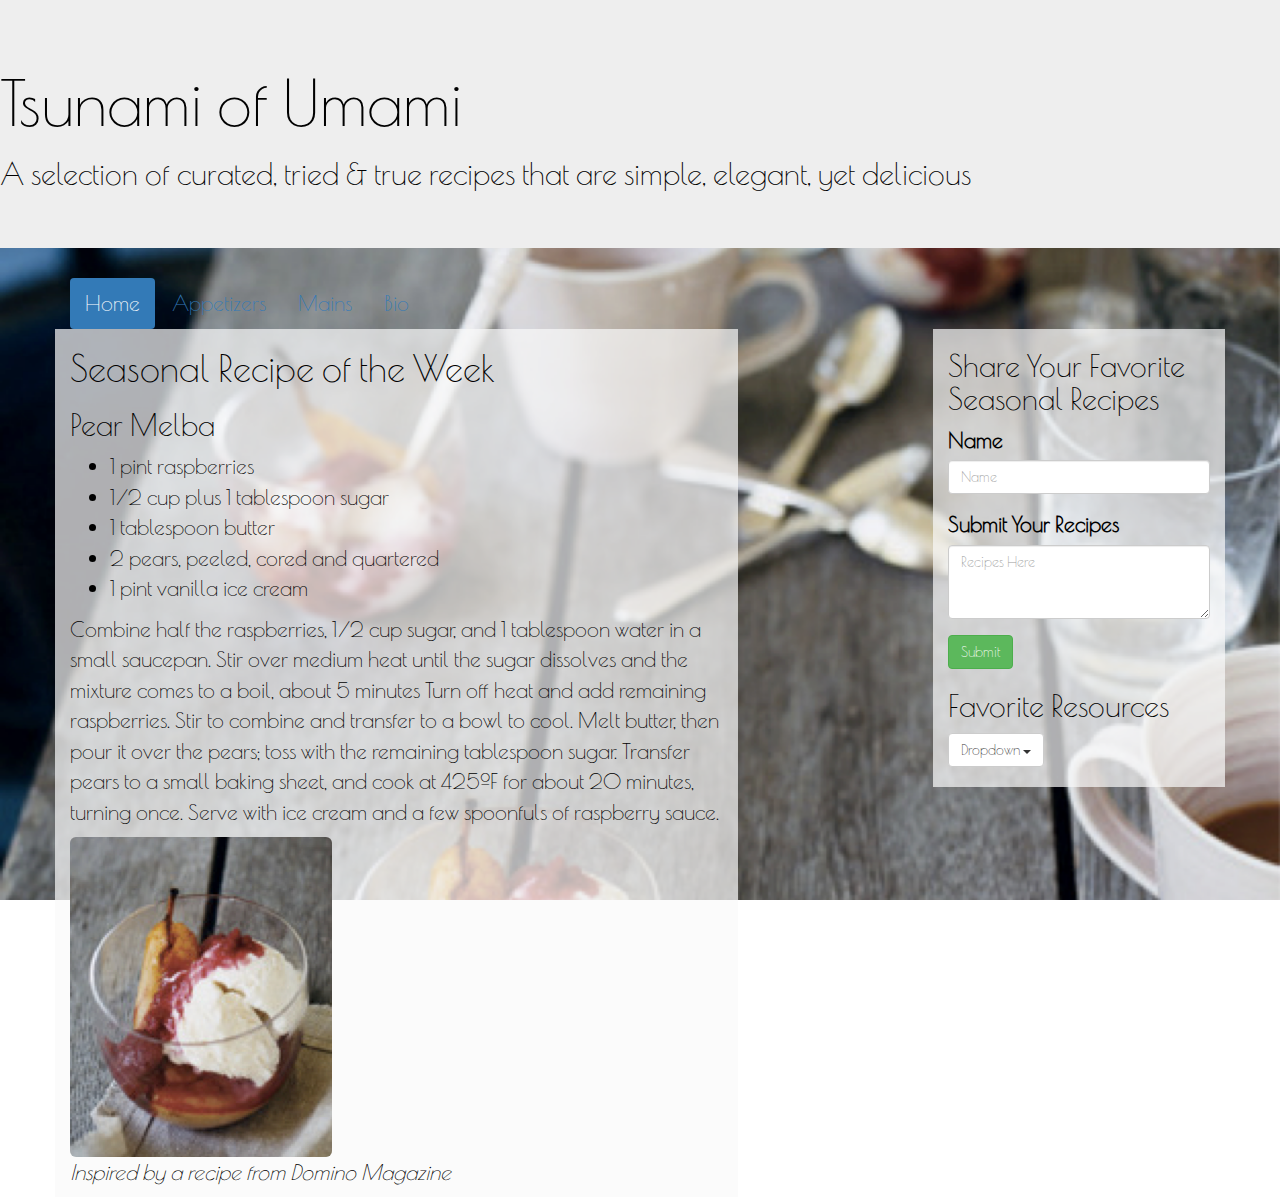
<file: index.html>
<!DOCTYPE html>
<html>
<head>
  <title>Home</title>
  <meta charset="UTF-8">
  <link href='http://fonts.googleapis.com/css?family=Poiret+One' rel='stylesheet' type='text/css'>  
  <link rel="stylesheet" href="http://maxcdn.bootstrapcdn.com/bootstrap/3.2.0/css/bootstrap.min.css">
  <link rel="stylesheet" type="text/css" href="style.css">
  <script src="http://ajax.googleapis.com/ajax/libs/jquery/1.11.1/jquery.min.js"></script>
  <script src="http://maxcdn.bootstrapcdn.com/bootstrap/3.2.0/js/bootstrap.min.js"></script>
  <link href="http://maxcdn.bootstrapcdn.com/font-awesome/4.2.0/css/font-awesome.min.css" rel="stylesheet">
  <link rel="stylesheet" type="text/css" href="index.css">  
</head>
<body>
	<div class="jumbotron">
		<h1>Tsunami of Umami</h1>
		<h2>A selection of curated, tried & true recipes that are simple, elegant, yet delicious</h2>
	</div>
	<div class="container">	
		<ul class="nav nav-pills">
		  	<li class="active">
		  		<a href="index.html">Home</a>
		  	</li>
  			<li><a href="appetizers.html">Appetizers</a></li>		  	
		  	<li><a href="main_courses.html">Mains</a></li>
		  	<li><a href="bio.html">Bio</a></li>			  	
		</ul>
		<div class="row">
		<div class="col-md-7">	      		
			<h1>Seasonal Recipe of the Week</h1>  
			<h2>Pear Melba</h2>  						 
		      <ul>
		        <li>1 pint raspberries</li>
		        <li>1 ⁄ 2 cup plus 1 tablespoon sugar</li>
		        <li>1 tablespoon butter</li>
		        <li>2 pears, peeled, cored and quartered</li>
		        <li>1 pint vanilla ice cream</li>
		      </ul>
      		<p>
        		Combine half the raspberries, 1 ⁄ 2 cup sugar, and 1 tablespoon water in a small saucepan. Stir over medium heat until the sugar dissolves and the mixture comes to a boil, about 5 minutes Turn off heat and add remaining raspberries. Stir to combine and transfer to a bowl to cool.
        		Melt butter, then pour it over the pears; toss with the remaining tablespoon sugar.
        		Transfer pears to a small baking sheet, and cook at 425ºF for about 20 minutes, turning once.
        		Serve with ice cream and a few spoonfuls of raspberry sauce. 
        	</p>
  			<img src="pear_melba2.png" class="img-rounded">  
         	<p>	
        		<em>Inspired by a recipe from Domino Magazine</em>
			</p> 			
		</div> 	
		<div class="col-md-2">	
		</div>		
		<div class="col-md-3">	 
			<h2>Share Your Favorite Seasonal Recipes</h2>
			<form action="mailto:lcheng2015@kellogg.northwestern.edu?" method="get">
      			<div class="form-group">
        			<label for="subject">Name</label>
			        <input type="text" class="form-control" id="subject" name="subject" placeholder="Name">
		      	</div>
      			<div class="form-group">
        			<label for="body">Submit Your Recipes</label>
        			<textarea class="form-control" name="body" placeholder="Recipes Here"rows="3"></textarea>
      			</div>
      			<button type="submit" class="btn btn-success">Submit</button>
    		</form>
    		<h2>Favorite Resources</h2>
    		<div class="dropdown">
			  <button class="btn btn-default dropdown-toggle" type="button" id="dropdownMenu1" data-toggle="dropdown">
				Dropdown
			    <span class="caret"></span>
			  </button>
			  <ul class="dropdown-menu" role="menu" aria-labelledby="dropdownMenu1">
			    <li role="presentation"><a role="menuitem" tabindex="-1" href="http://domino.com/content/Recipes">Domino</a></li>
			    <li role="presentation"><a role="menuitem" tabindex="-1" href="http://www.foodnetwork.com/recipes.html">Food Network</a></li>
			    <li role="presentation"><a role="menuitem" tabindex="-1" href="http://www.epicurious.com/recipesmenus/">Epicurious</a></li>
			  </ul> 
			</div>
			<h2></h2>
		</div>				
		</div>							
	</div>
</body>
</html>
</file>
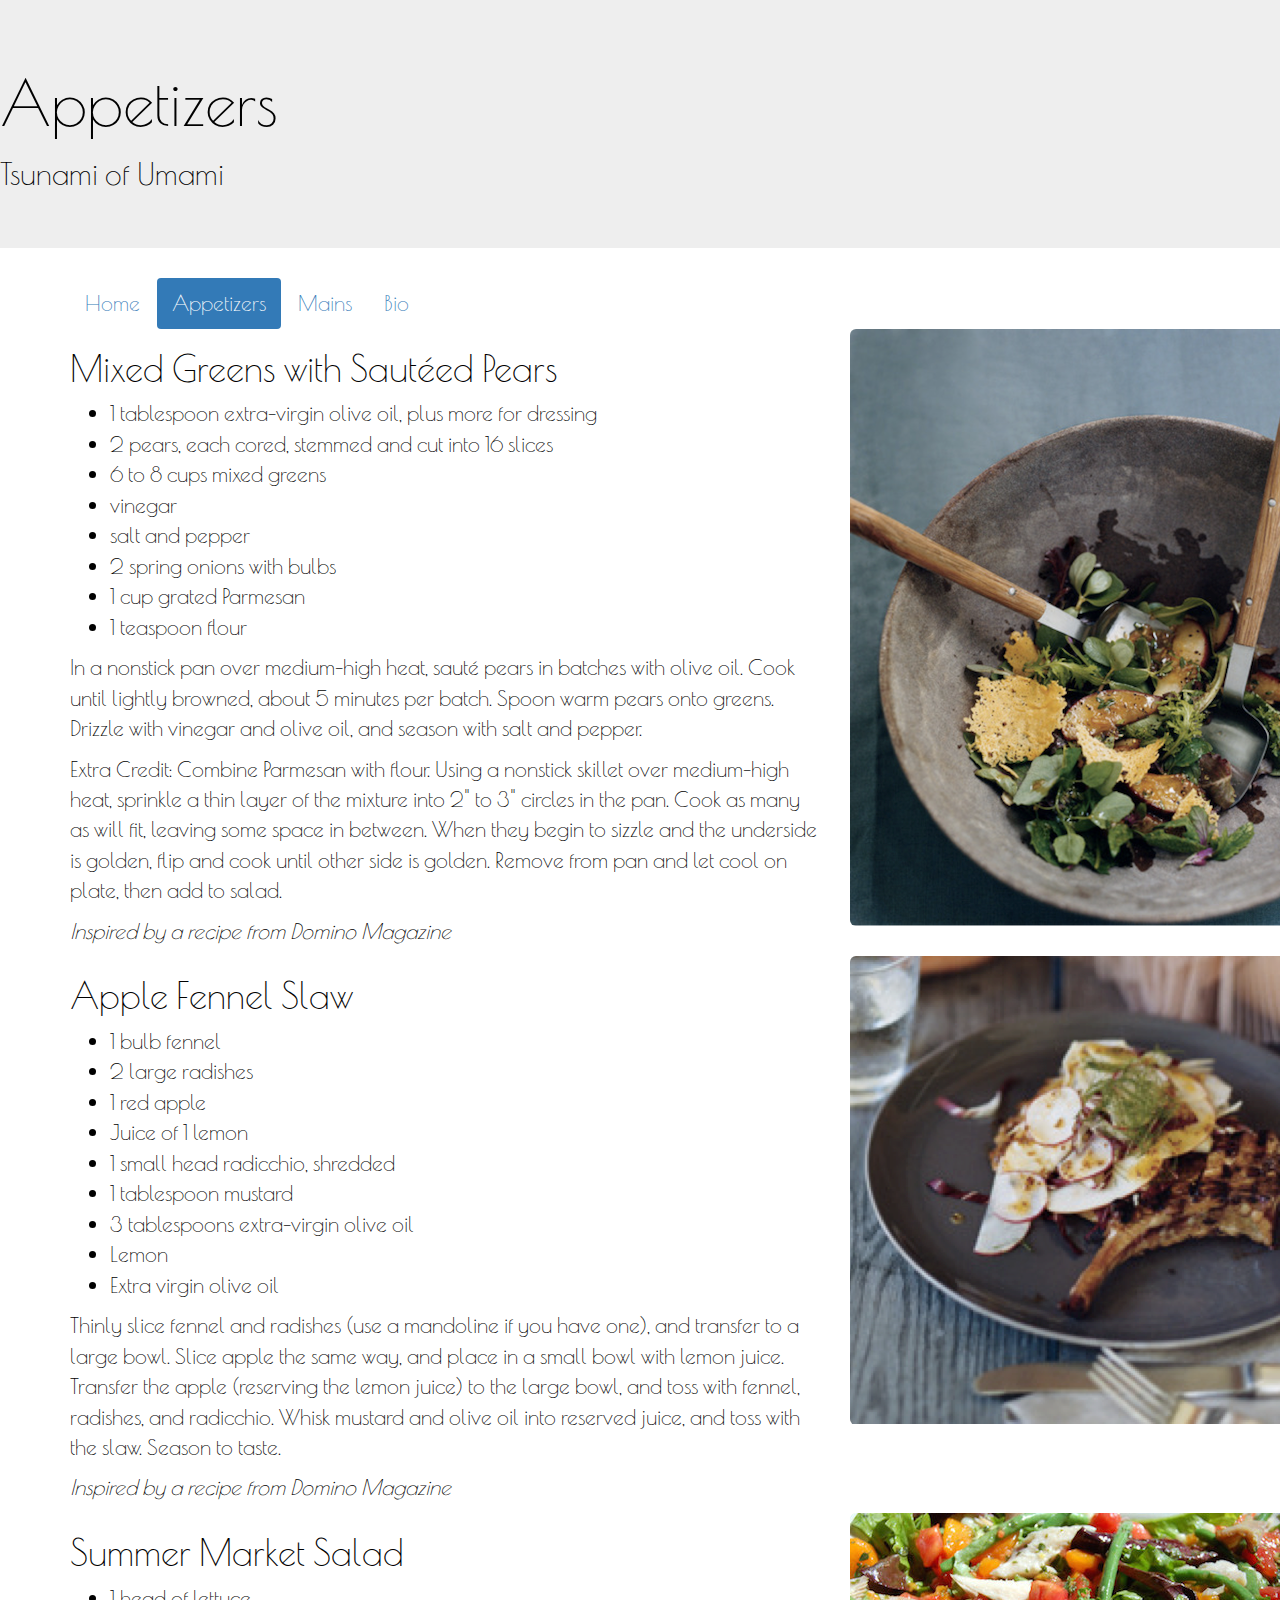
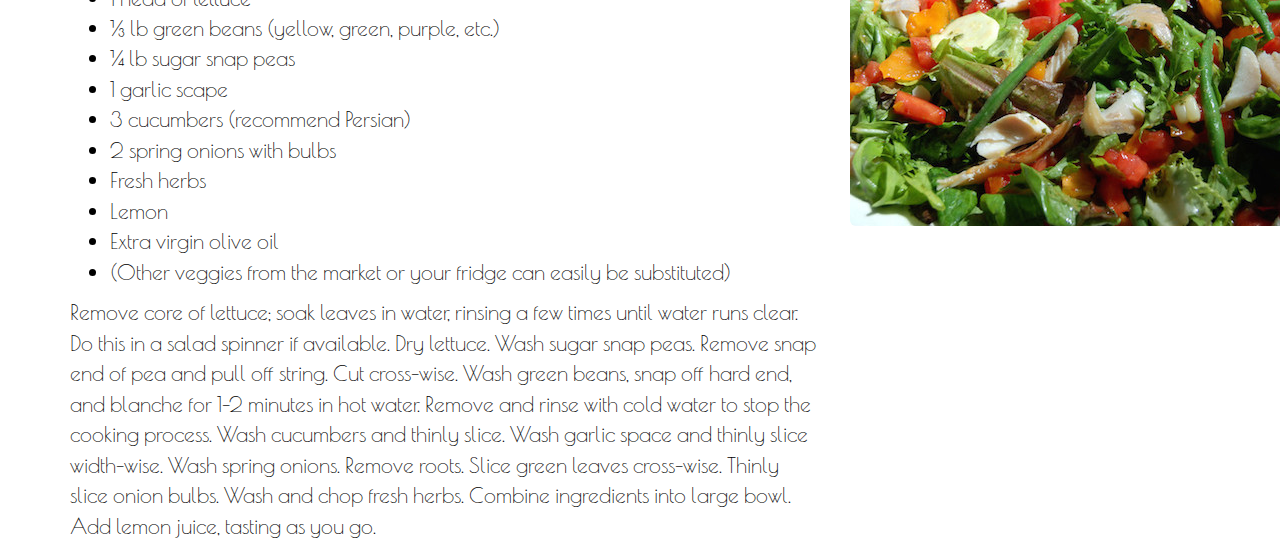
<file: appetizers.html>
<!DOCTYPE html>
<html>
<head>
  <title>Appetizers</title>
  <meta charset="UTF-8">
  <link href='http://fonts.googleapis.com/css?family=Poiret+One' rel='stylesheet' type='text/css'>  
  <link rel="stylesheet" href="http://maxcdn.bootstrapcdn.com/bootstrap/3.2.0/css/bootstrap.min.css">
  <link rel="stylesheet" type="text/css" href="style.css">
  <script src="http://ajax.googleapis.com/ajax/libs/jquery/1.11.1/jquery.min.js"></script>
  <script src="http://maxcdn.bootstrapcdn.com/bootstrap/3.2.0/js/bootstrap.min.js"></script>
  <link href="http://maxcdn.bootstrapcdn.com/font-awesome/4.2.0/css/font-awesome.min.css" rel="stylesheet">
  <link rel="stylesheet" type="text/css" href="appetizers.css">  
</head>
<body>
	<div class="jumbotron">
		<h1>Appetizers</h1>
		<h2>Tsunami of Umami</h2>
	</div>
	<div class="container">	
		<ul class="nav nav-pills">
		  	<li><a href="index.html">Home</a></li>
  			<li class="active">
    			<a href="appetizers.html">Appetizers</a>
  			</li>		  	
		  	<li><a href="main_courses.html">Mains</a></li>
		  	<li><a href="bio.html">Bio</a></li>			  	
		</ul>
		<div class="row">
		<div class="col-xs-6 col-md-8">	      		
			<h1>Mixed Greens with Sautéed Pears</h1>   
		      <ul>
		        <li>1 tablespoon extra-virgin olive oil, plus more for dressing</li>
		        <li>2 pears, each cored, stemmed and cut into 16 slices</li>
		        <li>6 to 8 cups mixed greens</li>
		        <li>vinegar</li>
		        <li>salt and pepper</li>
		        <li>2 spring onions with bulbs</li>
		        <li>1 cup grated Parmesan</li>
		        <li>1 teaspoon flour</li>
		      </ul>
      		<p>
        		In a nonstick pan over medium-high heat, sauté pears in batches with olive oil. Cook until lightly browned, about 5 minutes per batch. Spoon warm pears onto greens. Drizzle with vinegar and olive oil, and season with salt and pepper. 
        	</p>
        	<p>	
        		Extra Credit: Combine Parmesan with flour. Using a nonstick skillet over medium-high heat, sprinkle a thin layer of the mixture into 2" to 3" circles in the pan. Cook as many as will fit, leaving some space in between. When they begin to sizzle and the underside is golden, flip and cook until other side is golden. Remove from pan and let cool on plate, then add to salad.
        	</p>
        	<p>		
        		<em>Inspired by a recipe from Domino Magazine</em>
      		</p>
		</div>
		<div class="col-xs-6 col-md-4">
  			<img src="sauteed_pear_salad.png" class="img-rounded">  		
		</div>
		</div>				
		<div class="row">
		<div class="col-xs-6 col-md-8">			
 			<h1>Apple Fennel Slaw</h1>
		      <ul>
		        <li>1 bulb fennel</li>
		        <li>2 large radishes</li>
		        <li>1 red apple</li>
		        <li>Juice of 1 lemon</li>
		        <li>1 small head radicchio, shredded</li>
		        <li>1 tablespoon mustard</li>
		        <li>3 tablespoons extra-virgin olive oil</li>
		        <li>Lemon</li>
		        <li>Extra virgin olive oil</li>
		      </ul>
      		<p>
        		Thinly slice fennel and radishes (use a mandoline if you have one), and transfer to a large bowl. Slice apple the same way, and place in a small bowl with lemon juice.  Transfer the apple (reserving the lemon juice) to the large bowl, and toss with fennel, radishes, and radicchio. Whisk mustard and olive oil into reserved juice, and toss with the slaw. Season to taste.  
        	</p>
        	<p>		
        		<em>Inspired by a recipe from Domino Magazine</em>
      		</p>
      	</div>		
		<div class="col-xs-6 col-md-4">
  			<img src="apple_fennel_slaw.png" class="img-rounded">  		
		</div>
		</div>
		<div class="row">
		<div class="col-xs-6 col-md-8">	
 			<h1>Summer Market Salad</h1>
		      <ul>
		        <li>1 head of lettuce</li>
		        <li>½ lb green beans (yellow, green, purple, etc.)</li>
		        <li>¼ lb sugar snap peas</li>
		        <li>1 garlic scape</li>
		        <li>3 cucumbers (recommend Persian)</li>
		        <li>2 spring onions with bulbs</li>
		        <li>Fresh herbs</li>
		        <li>Lemon</li>
		        <li>Extra virgin olive oil</li>
		        <li>(Other veggies from the market or your fridge can easily be substituted)</li>
		      </ul>
      		<p>
        		Remove core of lettuce; soak leaves in water, rinsing a few times until water runs clear. Do this in a salad spinner if available. Dry lettuce.  Wash sugar snap peas. Remove snap end of pea and pull off string. Cut cross-wise.  Wash green beans, snap off hard end, and blanche for 1-2 minutes in hot water. Remove and rinse with cold water to stop the cooking process.  Wash cucumbers and thinly slice.  Wash garlic space and thinly slice width-wise.  Wash spring onions. Remove roots. Slice green leaves cross-wise. Thinly slice onion bulbs.  Wash and chop fresh herbs.  Combine ingredients into large bowl.  Add lemon juice, tasting as you go.
      		</p>
      	</div>		
		<div class="col-xs-6 col-md-4">
  			<img src="summer_market_salad.jpg" class="img-rounded">  		
		</div>
		</div>				
	</div>
</body>
</html>
</file>
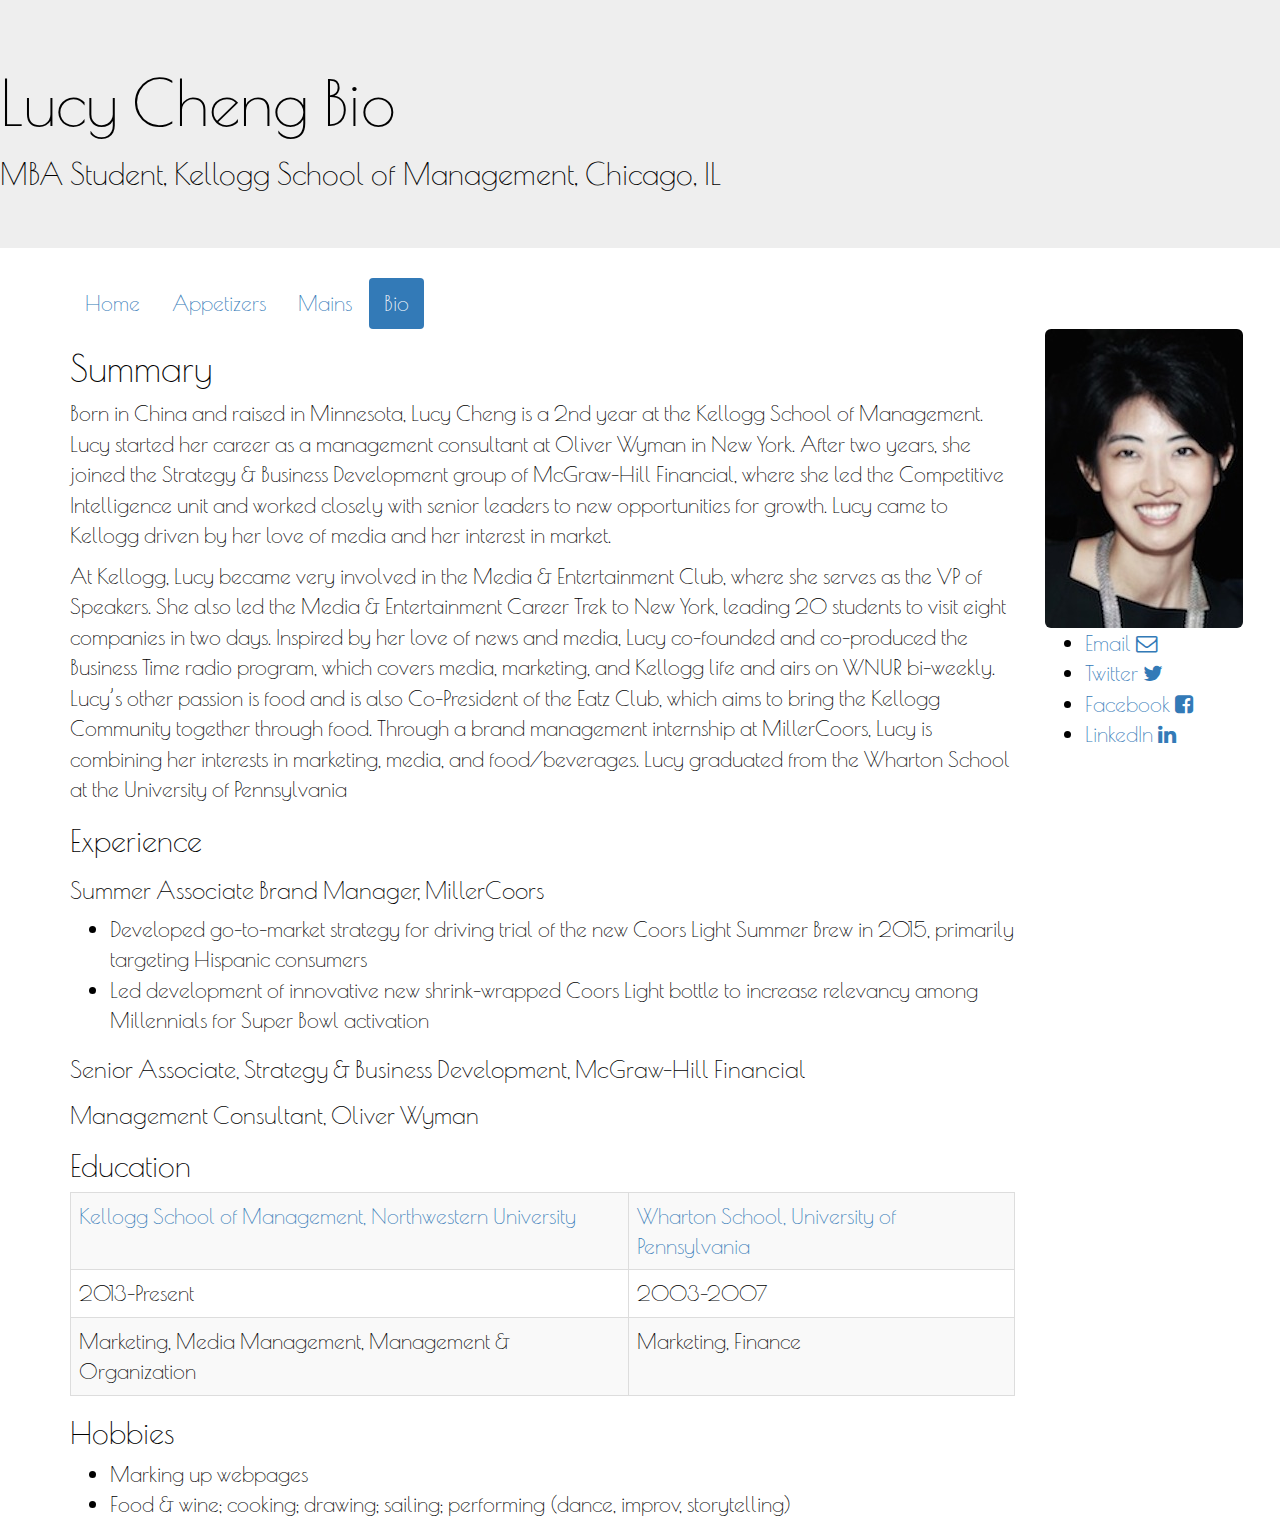
<file: bio.html>
<!DOCTYPE html>
<html>
<head>
  <title>Bio</title>
  <meta charset="UTF-8">
	<link href='http://fonts.googleapis.com/css?family=Poiret+One' rel='stylesheet' type='text/css'>    
  	<link rel="stylesheet" href="http://maxcdn.bootstrapcdn.com/bootstrap/3.2.0/css/bootstrap.min.css">
  	<link rel="stylesheet" type="text/css" href="style.css">
  	<script src="http://ajax.googleapis.com/ajax/libs/jquery/1.11.1/jquery.min.js"></script>
  	<script src="http://maxcdn.bootstrapcdn.com/bootstrap/3.2.0/js/bootstrap.min.js"></script>
	<link href="http://maxcdn.bootstrapcdn.com/font-awesome/4.2.0/css/font-awesome.min.css" rel="stylesheet"> <link rel="stylesheet" type="text/css" href="appetizers.css"> 
</head>
<body>
	<div class="jumbotron">
		<h1>Lucy Cheng Bio</h1>
		<h2>MBA Student, Kellogg School of Management, Chicago, IL</h2>
	</div>
	<div class="container">	
		<ul class="nav nav-pills">
  			<li><a href="index.html">Home</a></li>
		  	<li><a href="appetizers.html">Appetizers</a></li>
		  	<li><a href="main_courses.html">Mains</a></li>
		  	<li class="active">
		  		<a href="bio.html">Bio</a>
		  	</li>			  	
		</ul>		
		<div class="row">
			<div class="col-xs-6 col-md-10">	
			<h1>Summary</h1>
				<p>
       			 Born in China and raised in Minnesota, Lucy Cheng is a 2nd year at the Kellogg School of Management.  Lucy started her career as a management consultant at Oliver Wyman in New York.  After two years, she joined the Strategy & Business Development group of McGraw-Hill Financial, where she led the Competitive Intelligence unit and worked closely with senior leaders to new opportunities for growth.  Lucy came to Kellogg driven by her love of media and her interest in market.  
       			</p>
       			<p>	 
       			 At Kellogg, Lucy became very involved in the Media & Entertainment Club, where she serves as the VP of Speakers.  She also led the Media & Entertainment Career Trek to New York, leading 20 students to visit eight companies in two days.  Inspired by her love of news and media, Lucy co-founded and co-produced the Business Time radio program, which covers media, marketing, and Kellogg life and airs on WNUR bi-weekly.  Lucy’s other passion is food and is also Co-President of the Eatz Club, which aims to bring the Kellogg Community together through food.  Through a brand management internship at MillerCoors, Lucy is combining her interests in marketing, media, and food/beverages.  Lucy graduated from the Wharton School at the University of Pennsylvania 
       			</p>	 		
			<h2>Experience</h2>
        		<h3>
        			Summer Associate Brand Manager, MillerCoors
        		</h3>
        			<ul>
        				<li>Developed go-to-market strategy for driving trial of the new Coors Light Summer Brew in 2015, primarily targeting Hispanic consumers</li>
        				<li>Led development of innovative new shrink-wrapped Coors Light bottle to increase relevancy among Millennials for Super Bowl activation</li>
       				</ul>
        		<h3>
        			Senior Associate, Strategy & Business Development, McGraw-Hill Financial
        		</h3>
 			    <h3>
 			    	Management Consultant, Oliver Wyman
 			    </h3>
 			 <h2>Education</h2>   
			<table class="table table-striped table-bordered table-hover">
				<tr>
					<td><a href="http://www.kellogg.northwestern.edu">Kellogg School of Management, Northwestern University</a></td>
					<td><a href="http://www.wharton.upenn.edu">Wharton School, University of Pennsylvania</a></td>
				</tr>
				<tr>
					<td>2013-Present</td>
					<td>2003-2007</td>								
				</tr>
				<tr>
					<td>Marketing, Media Management, Management & Organization</td>
					<td>Marketing, Finance</td>										
				</tr>
			</table>
			<h2>Hobbies</h2>
				<ul>
					<li>Marking up webpages</li>
					<li>Food & wine; cooking; drawing; sailing; performing (dance, improv, storytelling)</li>
					</ul>
			</div>
		<div class="col-xs-6 col-md-2">
  			<img src="Cheng-Lucy-ft15.jpeg" class="img-rounded">
			<ul>
		    	<li><a href="mailto:lcheng2015@kellogg.northwestern.edu">Email <i class="fa fa-envelope-o"></i></a></li>
		        <li><a href="http://twitter.com/lucyxcheng">Twitter <i class="fa fa-twitter"></i></a></li>
		        <li><a href="http://facebook.com/lucyxcheng">Facebook <i class="fa fa-facebook-square"></i>
		        </a></li>
		        <li><a href="http://www.linkedin.com/in/lucyxcheng">LinkedIn <i class="fa fa-linkedin"></i></a></li>
			</ul> 	  			  			  	
		</div>
		</div>
	</div>
</body>
</html>
</file>
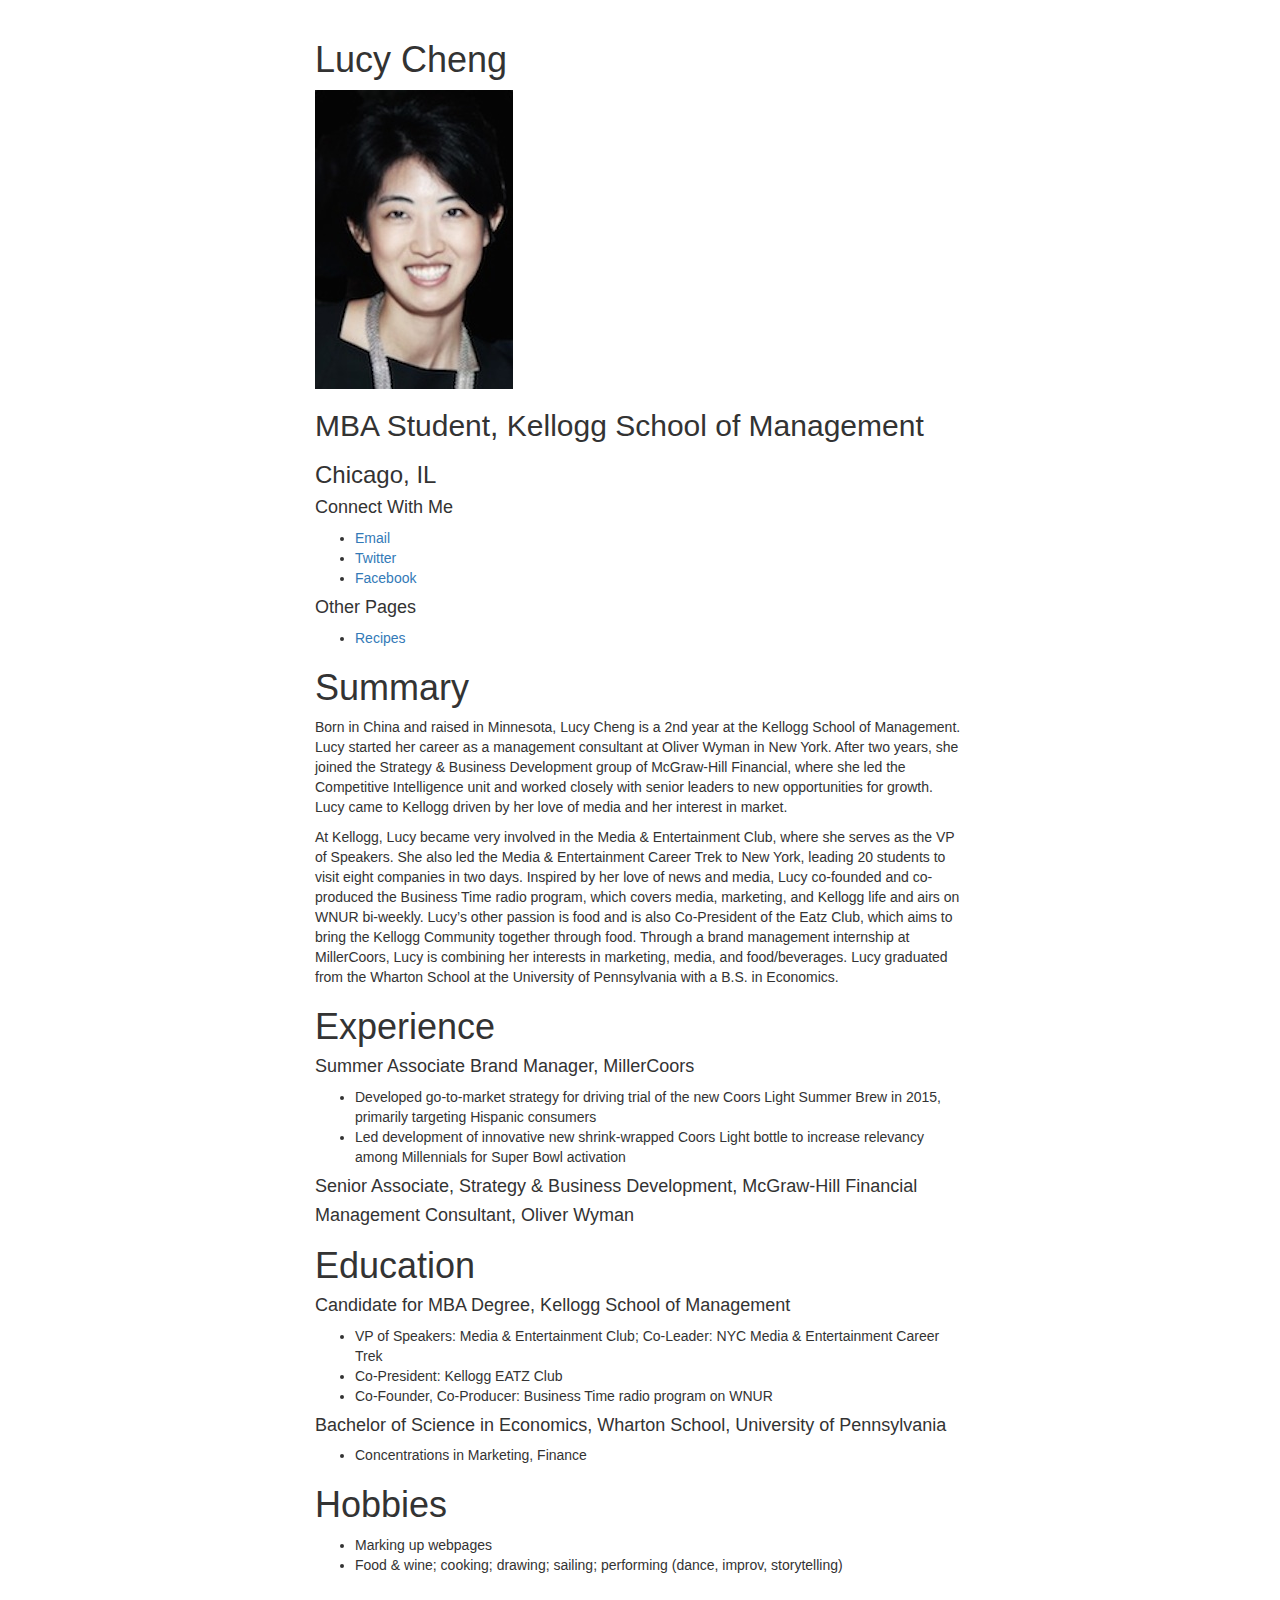
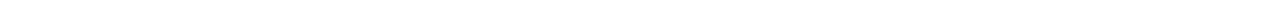
<file: index_original.html>
<!DOCTYPE html>
<html>
<head>
  <title>Lucy Cheng Profile</title>
  <meta charset="UTF-8">
  <link rel="stylesheet" type="text/css" href="style.css">
  <link rel="stylesheet" href="http://maxcdn.bootstrapcdn.com/bootstrap/3.2.0/css/bootstrap.min.css">
  <script src="http://ajax.googleapis.com/ajax/libs/jquery/1.11.1/jquery.min.js"></script>
  <script src="http://maxcdn.bootstrapcdn.com/bootstrap/3.2.0/js/bootstrap.min.js"></script>
</head>
<body>
  <div id="wrapper">
    <h1>Lucy Cheng</h1>
    <p>
      <img src="Cheng-Lucy-ft15.jpeg" alt="Lucy Cheng Pic">
    </p>
    <h2>MBA Student, Kellogg School of Management</h2>
    <h3>Chicago, IL</h3>
    <section>
      <h4>Connect With Me</h4>
      <ul>
        <li><a href="mailto:lcheng2015@kellogg.northwestern.edu">Email</a></li>
        <li><a href="http://twitter.com/lucyxcheng">Twitter</a></li>
        <li><a href="http://facebook.com/lucyxcheng">Facebook</a></li>
      </ul>
      <h4>Other Pages</h4>
      <ul>
        <li><a href="http://lcheng07.github.io/recipes">Recipes</a></li>
      </ul>      
    </section>
      <h1>Summary</h1>
      <p>
        Born in China and raised in Minnesota, Lucy Cheng is a 2nd year at the Kellogg School of Management.  Lucy started her career as a management consultant at Oliver Wyman in New York.  After two years, she joined the Strategy & Business Development group of McGraw-Hill Financial, where she led the Competitive Intelligence unit and worked closely with senior leaders to new opportunities for growth.  Lucy came to Kellogg driven by her love of media and her interest in market.  
      </p>
      <p>
        At Kellogg, Lucy became very involved in the Media & Entertainment Club, where she serves as the VP of Speakers.  She also led the Media & Entertainment Career Trek to New York, leading 20 students to visit eight companies in two days.  Inspired by her love of news and media, Lucy co-founded and co-produced the Business Time radio program, which covers media, marketing, and Kellogg life and airs on WNUR bi-weekly.  Lucy’s other passion is food and is also Co-President of the Eatz Club, which aims to bring the Kellogg Community together through food.  Through a brand management internship at MillerCoors, Lucy is combining her interests in marketing, media, and food/beverages.  Lucy graduated from the Wharton School at the University of Pennsylvania with a B.S. in Economics.
      </p>
    <section>
      <h1>Experience</h1>
      <section>
        <h4>Summer Associate Brand Manager, MillerCoors</h4>
        <ul>
        <li>Developed go-to-market strategy for driving trial of the new Coors Light Summer Brew in 2015, primarily targeting Hispanic consumers</li>
        <li>Led development of innovative new shrink-wrapped Coors Light bottle to increase relevancy among Millennials for Super Bowl activation</li>
        </ul>
      </section>
        <h4>Senior Associate, Strategy & Business Development, McGraw-Hill Financial</h4>
      <section>
        <h4>Management Consultant, Oliver Wyman</h4>
      </section>
    </section>
    <section>
      <h1>Education</h1>
      <h4>Candidate for MBA Degree, Kellogg School of Management</h4>
        <ul>
        <li>VP of Speakers: Media & Entertainment Club; Co-Leader: NYC Media & Entertainment Career Trek</li>
        <li>Co-President: Kellogg EATZ Club</li>
        <li>Co-Founder, Co-Producer: Business Time radio program on WNUR</li>
        </ul>   
      <h4>Bachelor of Science in Economics, Wharton School, University of Pennsylvania</h4>
      <ul>
        <li>Concentrations in Marketing, Finance</li>
      </ul>
    </section>
    <section>
      <h1>Hobbies</h1>
      <ul>
      <li>Marking up webpages</li>
        <li>Food & wine; cooking; drawing; sailing; performing (dance, improv, storytelling)</li>
      </ul>
  </div>
</body>
</html>
</file>
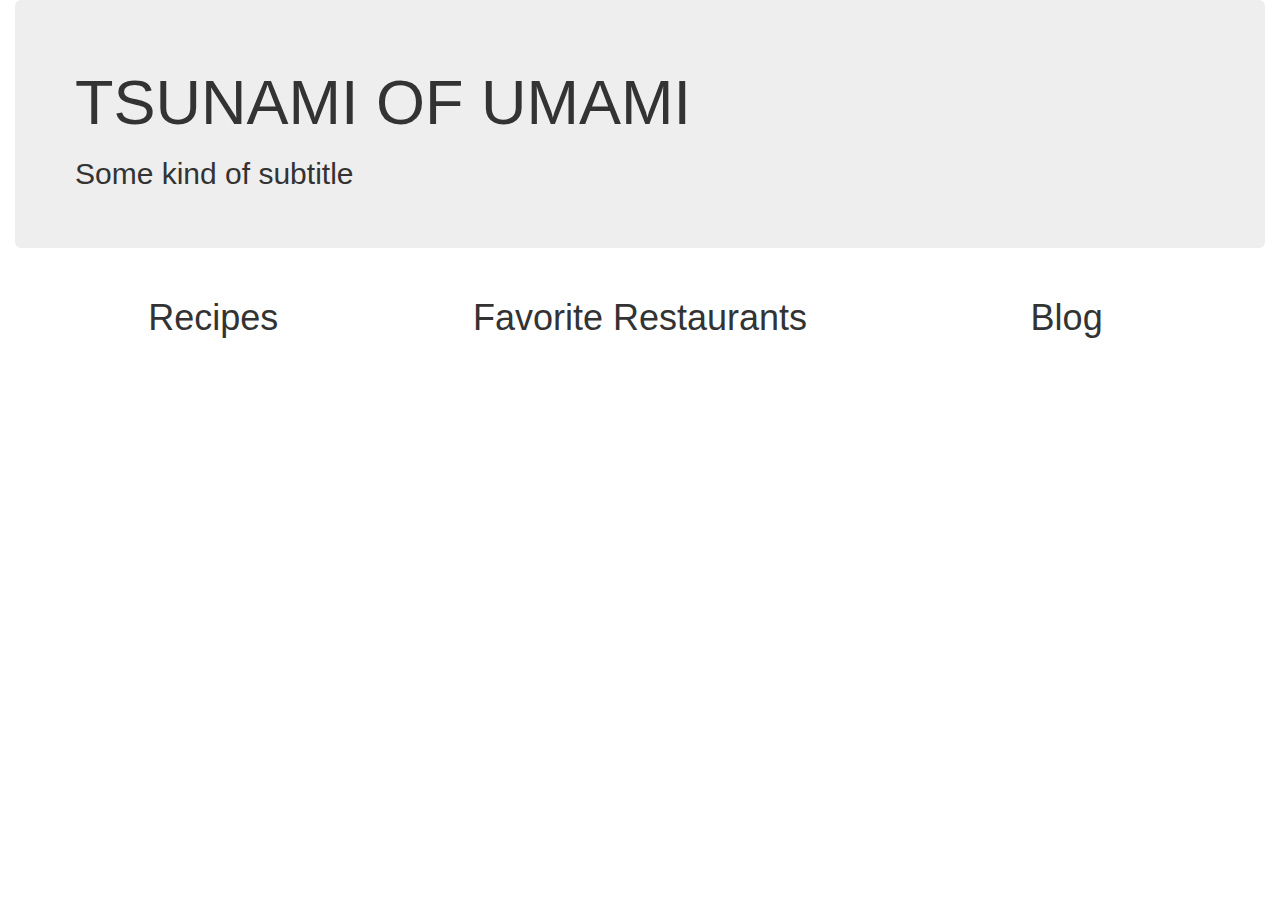
<file: Lucy's Cooking Classes.html>
<!DOCTYPE html>
<html>
<head>
  <title>Bootstrap Me</title>
  <meta charset="UTF-8">
  <link rel="stylesheet" href="http://maxcdn.bootstrapcdn.com/bootstrap/3.2.0/css/bootstrap.min.css">
  <script src="http://ajax.googleapis.com/ajax/libs/jquery/1.11.1/jquery.min.js"></script>
  <script src="http://maxcdn.bootstrapcdn.com/bootstrap/3.2.0/js/bootstrap.min.js"></script>
</head>
<body>
<div class="container-fluid">
	<div class="jumbotron">
		<h1>TSUNAMI OF UMAMI</h1>
		<h2>Some kind of subtitle</h2>
	</div>
	<div class="row text-center">
		<div class=col-md-4>
			<h1>Recipes</h1>
		</div>
		<div class=col-md-4>
			<h1>Favorite Restaurants</h1>		
		</div>
		<div class=col-md-4>
			<h1>Blog</h1>
		</div>	
	</div>
</div>

</body>
</html>
</file>
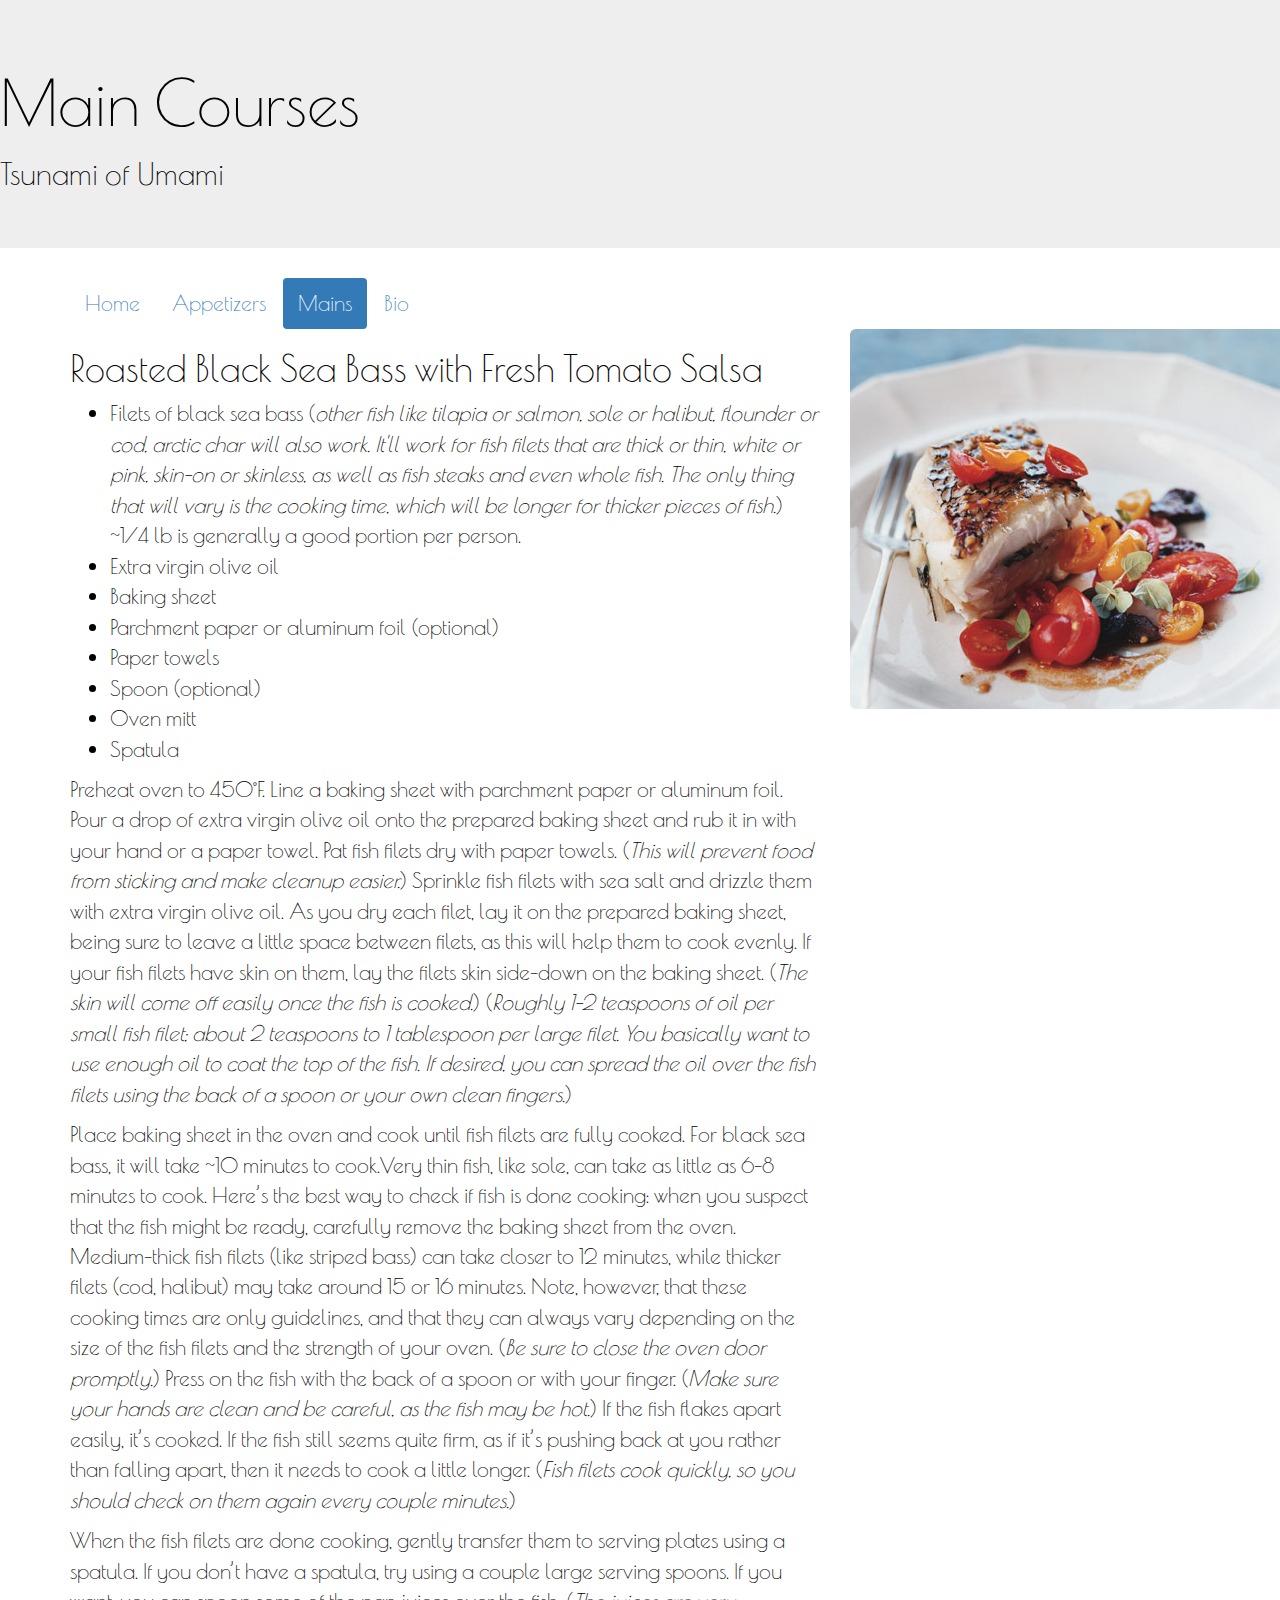
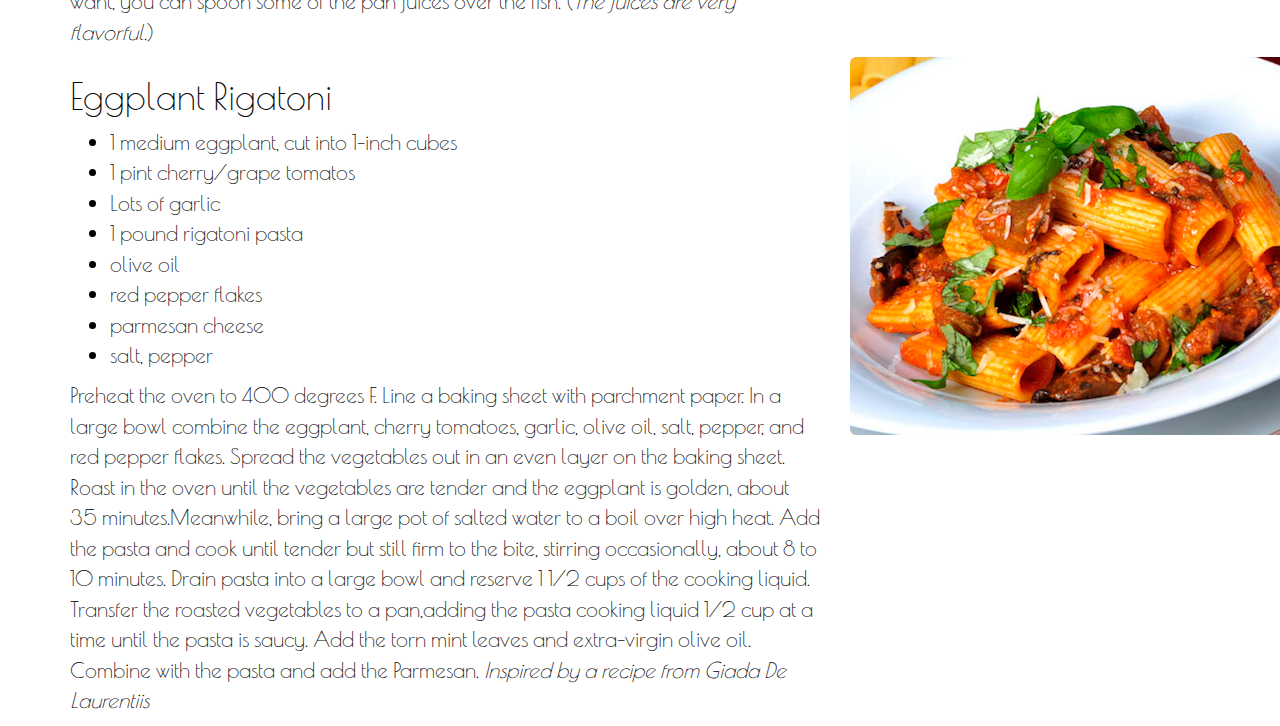
<file: main_courses.html>
<!DOCTYPE html>
<html>
<head>
  <title>Mains</title>
  <meta charset="UTF-8">
  <link href='http://fonts.googleapis.com/css?family=Poiret+One' rel='stylesheet' type='text/css'>    
  <link rel="stylesheet" href="http://maxcdn.bootstrapcdn.com/bootstrap/3.2.0/css/bootstrap.min.css">
  <link rel="stylesheet" type="text/css" href="style.css">
  <script src="http://ajax.googleapis.com/ajax/libs/jquery/1.11.1/jquery.min.js"></script>
  <script src="http://maxcdn.bootstrapcdn.com/bootstrap/3.2.0/js/bootstrap.min.js"></script>
  <link href="http://maxcdn.bootstrapcdn.com/font-awesome/4.2.0/css/font-awesome.min.css" rel="stylesheet">  
  <link rel="stylesheet" type="text/css" href="appetizers.css"> 
</head>
<body>
	<div class="jumbotron">
		<h1>Main Courses</h1>
		<h2>Tsunami of Umami</h2>		
	</div>
	<div class="container">	
		<ul class="nav nav-pills">
  			<li><a href="index.html">Home</a></li>
		  	<li><a href="appetizers.html">Appetizers</a></li>
		  	<li class="active">
		  		<a href="main_courses.html">Mains</a>
		  	</li>
		  	<li><a href="bio.html">Bio</a></li>			  	
		</ul>
		<div class="row">
		<div class="col-xs-6 col-md-8">	      		
			<h1>Roasted Black Sea Bass with Fresh Tomato Salsa</h1>   
		      <ul>
		        <li>Filets of black sea bass (<em>other fish like tilapia or salmon, sole or halibut, flounder or cod, arctic char will also work. It'll work for fish filets that are thick or thin, white or pink, skin-on or skinless, as well as fish steaks and even whole fish. The only thing that will vary is the cooking time, which will be longer for thicker pieces of fish.</em>) ~1/4 lb is generally a good portion per person.</li>
		        <li>Extra virgin olive oil</li>
		        <li>Baking sheet</li>
		        <li>Parchment paper or aluminum foil (optional)</li>
		        <li>Paper towels</li>
		        <li>Spoon (optional)</li>
		        <li>Oven mitt</li>
		        <li>Spatula</li>
		      </ul>
	        <p>Preheat oven to 450˚F. Line a baking sheet with parchment paper or aluminum foil. Pour a drop of extra virgin olive oil onto the prepared baking sheet and rub it in with your hand or a paper towel. Pat fish filets dry with paper towels. (<em>This will prevent food from sticking and make cleanup easier.</em>) Sprinkle fish filets with sea salt and drizzle them with extra virgin olive oil. As you dry each filet, lay it on the prepared baking sheet, being sure to leave a little space between filets, as this will help them to cook evenly. If your fish filets have skin on them, lay the filets skin side-down on the baking sheet. (<em>The skin will come off easily once the fish is cooked.</em>) (<em>Roughly 1-2 teaspoons of oil per small fish filet; about 2 teaspoons to 1 tablespoon per large filet. You basically want to use enough oil to coat the top of the fish. If desired, you can spread the oil over the fish filets using the back of a spoon or your own clean fingers.</em>)
	        </p>  
	        <p>
	        Place baking sheet in the oven and cook until fish filets are fully cooked. For black sea bass, it will take ~10 minutes to cook.Very thin fish, like sole, can take as little as 6-8 minutes to cook. Here’s the best way to check if fish is done cooking: when you suspect that the fish might be ready, carefully remove the baking sheet from the oven. Medium-thick fish filets (like striped bass) can take closer to 12 minutes, while thicker filets (cod, halibut) may take around 15 or 16 minutes. Note, however, that these cooking times are only guidelines, and that they can always vary depending on the size of the fish filets and the strength of your oven. (<em>Be sure to close the oven door promptly.</em>) Press on the fish with the back of a spoon or with your finger. (<em>Make sure your hands are clean and be careful, as the fish may be hot.</em>) If the fish flakes apart easily, it’s cooked. If the fish still seems quite firm, as if it’s pushing back at you rather than falling apart, then it needs to cook a little longer. (<em>Fish filets cook quickly, so you should check on them again every couple minutes.</em>) 
	        </p>
	        <p>
	        When the fish filets are done cooking, gently transfer them to serving plates using a spatula. If you don’t have a spatula, try using a couple large serving spoons. If you want, you can spoon some of the pan juices over the fish. (<em>The juices are very flavorful.</em>)</p>
			</div>
		<div class="col-xs-6 col-md-4">
  			<img src="black_sea_bass_tomato_salsa.jpg" class="img-rounded">  		
		</div>
		</div>				
		<div class="row">
		<div class="col-xs-6 col-md-8">			
 			<h1>Eggplant Rigatoni</h1>
		      <ul>
		        <li>1 medium eggplant, cut into 1-inch cubes</li>
		        <li>1 pint cherry/grape tomatos</li>
		        <li>Lots of garlic</li>
		        <li>1 pound rigatoni pasta</li>
		        <li>olive oil</li>
		        <li>red pepper flakes</li>
		        <li>parmesan cheese</li>		        
		        <li>salt, pepper</li>
		      </ul>
      		<p>
        		Preheat the oven to 400 degrees F. Line a baking sheet with parchment paper. In a large bowl combine the eggplant, cherry tomatoes, garlic, olive oil, salt, pepper, and red pepper flakes. Spread the vegetables out in an even layer on the baking sheet. Roast in the oven until the vegetables are tender and the eggplant is golden, about 35 minutes.Meanwhile, bring a large pot of salted water to a boil over high heat. Add the pasta and cook until tender but still firm to the bite, stirring occasionally, about 8 to 10 minutes. Drain pasta into a large bowl and reserve 1 1/2 cups of the cooking liquid. Transfer the roasted vegetables to a pan,adding the pasta cooking liquid 1/2 cup at a time until the pasta is saucy.  Add the torn mint leaves and extra-virgin olive oil. Combine with the pasta and add the Parmesan.  <em>Inspired by a recipe from Giada De Laurentiis</em>
      		</p>
      	</div>		
		<div class="col-xs-6 col-md-4">
  			<img src="eggplant_rigatoni.jpg" class="img-rounded">  		
		</div>
		</div>			
	</div>
</body>
</html>
</file>
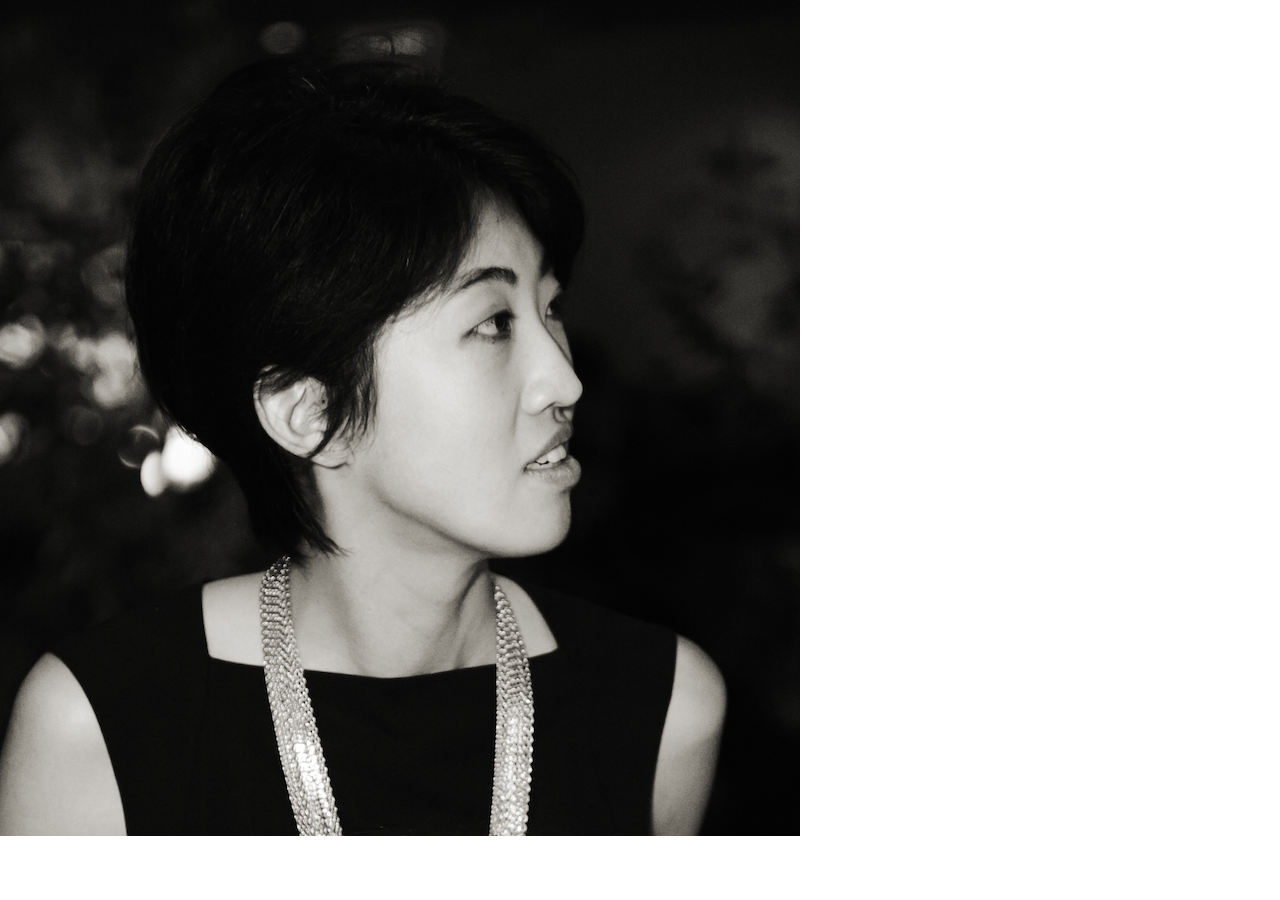
<file: Photos.html>
<!DOCTYPE html>
<html>
<head>
  <title>Bootstrap Me</title>
  <meta charset="UTF-8">
  <link rel="stylesheet" href="http://maxcdn.bootstrapcdn.com/bootstrap/3.2.0/css/bootstrap.min.css">
  <script src="http://ajax.googleapis.com/ajax/libs/jquery/1.11.1/jquery.min.js"></script>
  <script src="http://maxcdn.bootstrapcdn.com/bootstrap/3.2.0/js/bootstrap.min.js"></script>
</head>
<body>
    <img src="Lucy Cheng Photo.png" alt="Lucy Cheng Pic">
</body>
</html>
</file>
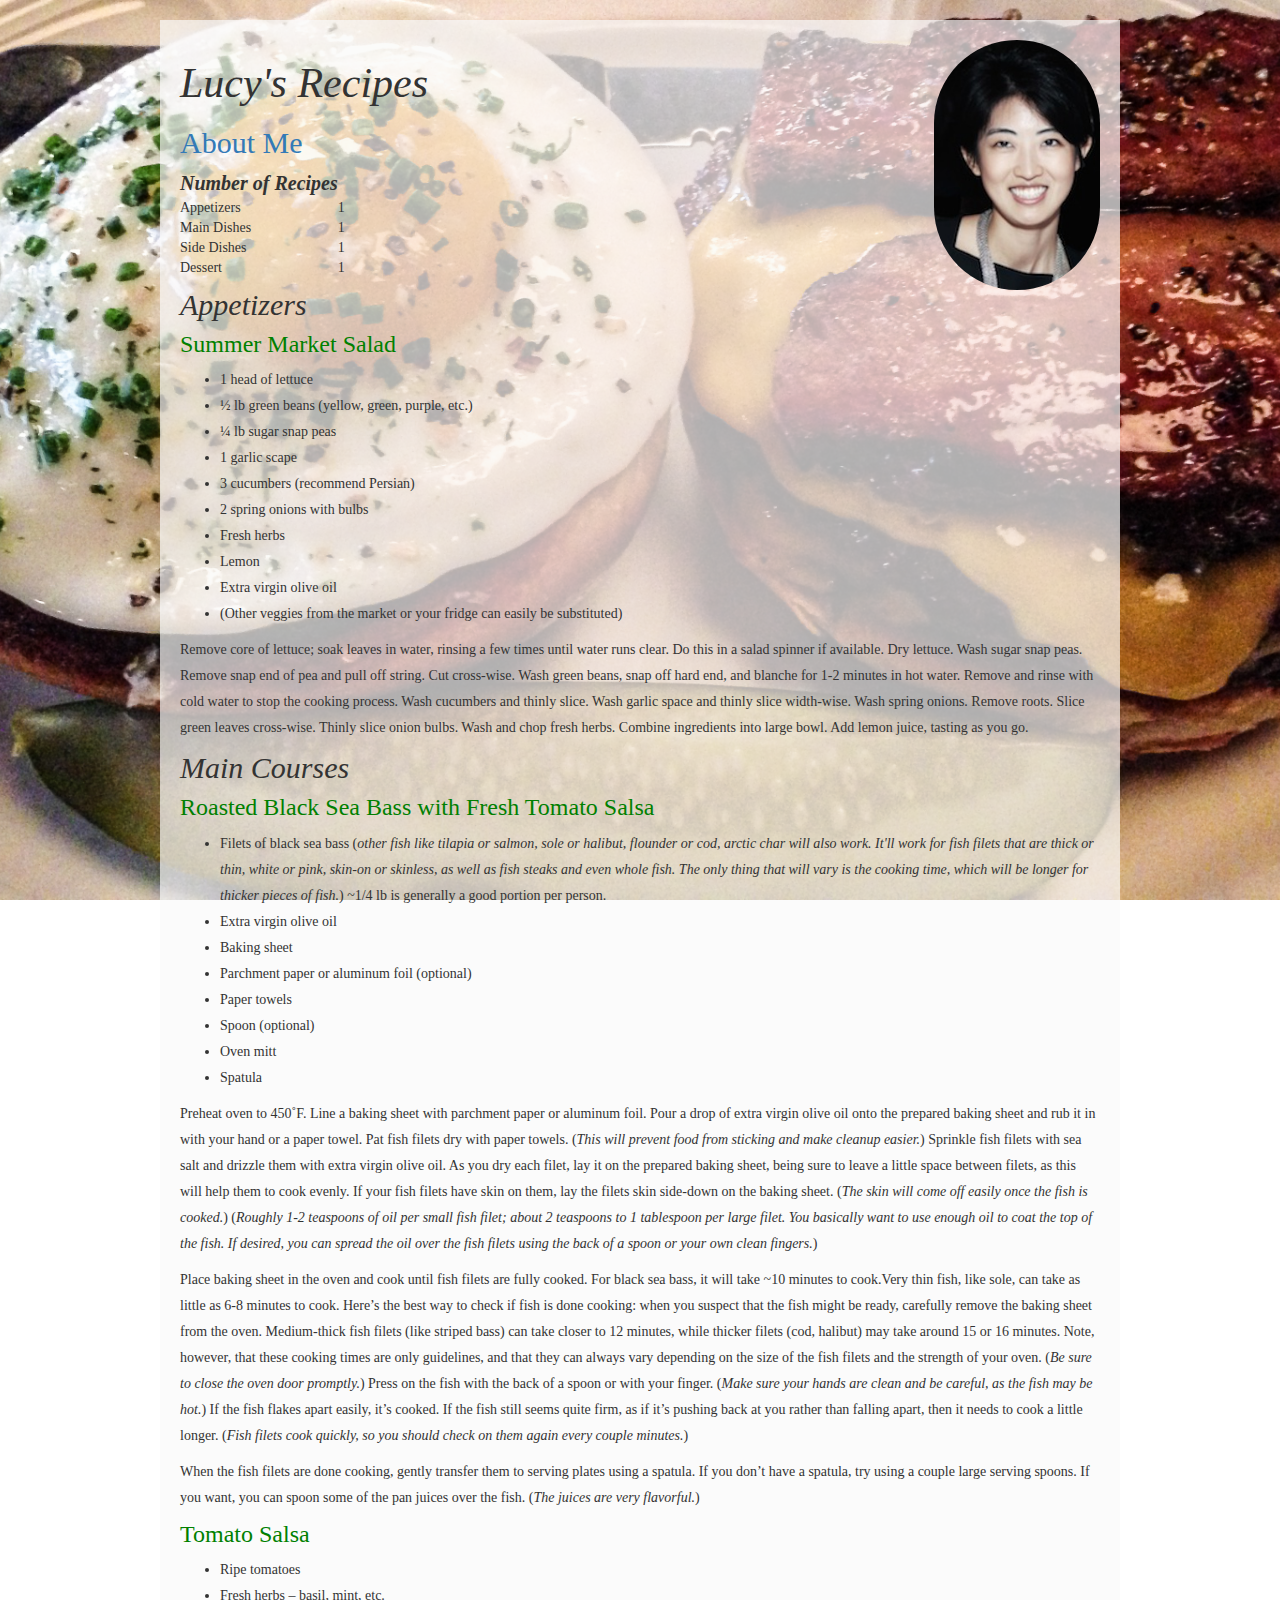
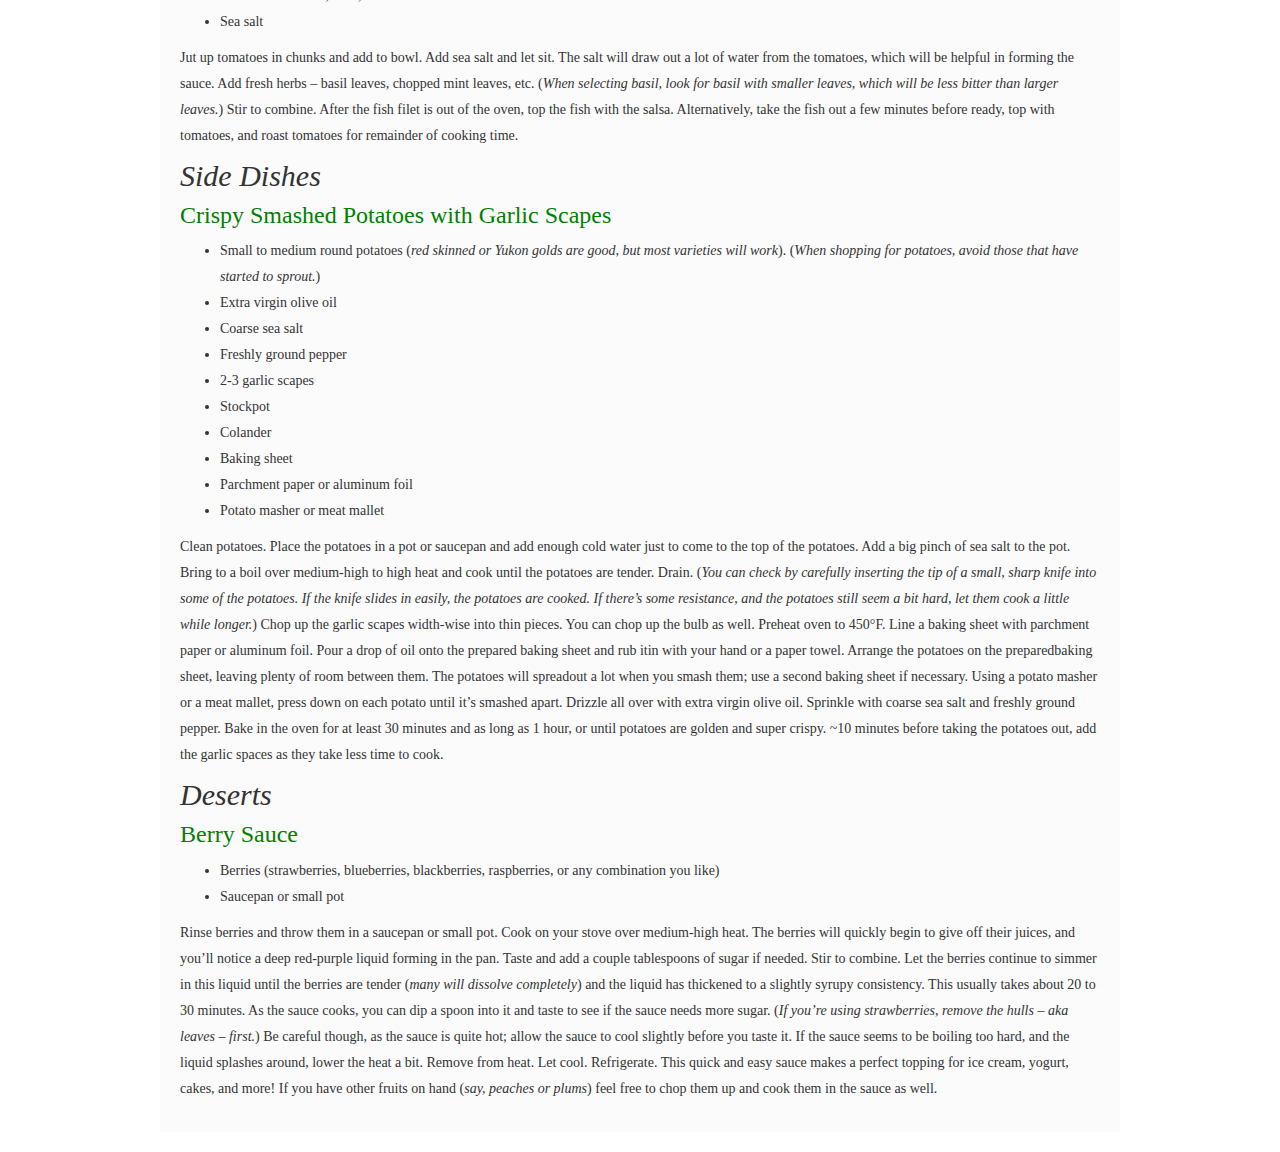
<file: recipes.html>
<!DOCTYPE html>
<html>
<head>
  <title>Lucy's Recipes</title>
  <link rel="stylesheet" href="http://maxcdn.bootstrapcdn.com/bootstrap/3.2.0/css/bootstrap.min.css">
  <script src="http://ajax.googleapis.com/ajax/libs/jquery/1.11.1/jquery.min.js"></script>
  <script src="http://maxcdn.bootstrapcdn.com/bootstrap/3.2.0/js/bootstrap.min.js"></script>
<link href="http://maxcdn.bootstrapcdn.com/font-awesome/4.2.0/css/font-awesome.min.css" rel="stylesheet"> 
  <link rel="stylesheet" type="text/css" href="recipes.css">
</head>
<body>
  <div id="wrapper">
    <p>
      <img id="lucy" src="Cheng-Lucy-ft15.jpeg">
    </p>
    <h1>Lucy's Recipes</h1>
    <h2><a href="http://lcheng07.github.io">About Me</a></h2>
      <table>
        <tr>
          <th>Number of Recipes</th>
          <th></th>   
        </tr>
        <tr>
          <td>Appetizers</td>
          <td>1</td>
        </tr>
        <tr>
          <td>Main Dishes</td>
          <td>1</td>
        </tr>
        <tr>
          <td>Side Dishes</td>
          <td>1</td>
        </tr>
        <tr>
          <td>Dessert</td>
          <td>1</td>
        </tr>
      </table>
    <div id="appetizers">
      <h4>Appetizers</h4>
      <h5>Summer Market Salad</h5>
      <ul>
        <li>1 head of lettuce</li>
        <li>½ lb green beans (yellow, green, purple, etc.)</li>
        <li>¼ lb sugar snap peas</li>
        <li>1 garlic scape</li>
        <li>3 cucumbers (recommend Persian)</li>
        <li>2 spring onions with bulbs</li>
        <li>Fresh herbs</li>
        <li>Lemon</li>
        <li>Extra virgin olive oil</li>
        <li>(Other veggies from the market or your fridge can easily be substituted)</li>
      </ul>
      <p>
        Remove core of lettuce; soak leaves in water, rinsing a few times until water runs clear. Do this in a salad spinner if available. Dry lettuce.  Wash sugar snap peas. Remove snap end of pea and pull off string. Cut cross-wise.  Wash green beans, snap off hard end, and blanche for 1-2 minutes in hot water. Remove and rinse with cold water to stop the cooking process.  Wash cucumbers and thinly slice.  Wash garlic space and thinly slice width-wise.  Wash spring onions. Remove roots. Slice green leaves cross-wise. Thinly slice onion bulbs.  Wash and chop fresh herbs.  Combine ingredients into large bowl.  Add lemon juice, tasting as you go.
      </p>
    </div>
    <div id="main">
      <h4>Main Courses</h4>
      <div>
        <h5>Roasted Black Sea Bass with Fresh Tomato Salsa</h5>
      <ul>
        <li>Filets of black sea bass (<em>other fish like tilapia or salmon, sole or halibut, flounder or cod, arctic char will also work. It'll work for fish filets that are thick or thin, white or pink, skin-on or skinless, as well as fish steaks and even whole fish. The only thing that will vary is the cooking time, which will be longer for thicker pieces of fish.</em>) ~1/4 lb is generally a good portion per person.</li>
        <li>Extra virgin olive oil</li>
        <li>Baking sheet</li>
        <li>Parchment paper or aluminum foil (optional)</li>
        <li>Paper towels</li>
        <li>Spoon (optional)</li>
        <li>Oven mitt</li>
        <li>Spatula</li>
      </ul>
        <p>Preheat oven to 450˚F. Line a baking sheet with parchment paper or aluminum foil. Pour a drop of extra virgin olive oil onto the prepared baking sheet and rub it in with your hand or a paper towel. Pat fish filets dry with paper towels. (<em>This will prevent food from sticking and make cleanup easier.</em>) Sprinkle fish filets with sea salt and drizzle them with extra virgin olive oil. As you dry each filet, lay it on the prepared baking sheet, being sure to leave a little space between filets, as this will help them to cook evenly. If your fish filets have skin on them, lay the filets skin side-down on the baking sheet. (<em>The skin will come off easily once the fish is cooked.</em>) (<em>Roughly 1-2 teaspoons of oil per small fish filet; about 2 teaspoons to 1 tablespoon per large filet. You basically want to use enough oil to coat the top of the fish. If desired, you can spread the oil over the fish filets using the back of a spoon or your own clean fingers.</em>)
        </p>  
        <p>
        Place baking sheet in the oven and cook until fish filets are fully cooked. For black sea bass, it will take ~10 minutes to cook.Very thin fish, like sole, can take as little as 6-8 minutes to cook. Here’s the best way to check if fish is done cooking: when you suspect that the fish might be ready, carefully remove the baking sheet from the oven. Medium-thick fish filets (like striped bass) can take closer to 12 minutes, while thicker filets (cod, halibut) may take around 15 or 16 minutes. Note, however, that these cooking times are only guidelines, and that they can always vary depending on the size of the fish filets and the strength of your oven. (<em>Be sure to close the oven door promptly.</em>) Press on the fish with the back of a spoon or with your finger. (<em>Make sure your hands are clean and be careful, as the fish may be hot.</em>) If the fish flakes apart easily, it’s cooked. If the fish still seems quite firm, as if it’s pushing back at you rather than falling apart, then it needs to cook a little longer. (<em>Fish filets cook quickly, so you should check on them again every couple minutes.</em>) 
        </p>
        <p>
        When the fish filets are done cooking, gently transfer them to serving plates using a spatula. If you don’t have a spatula, try using a couple large serving spoons. If you want, you can spoon some of the pan juices over the fish. (<em>The juices are very flavorful.</em>)</p>
      </div>
      <div>
        <h5>Tomato Salsa</h5>
      <ul>
        <li>Ripe tomatoes</li>
        <li>Fresh herbs – basil, mint, etc.</li>
        <li>Sea salt</li>
      </ul>
        <p>Jut up tomatoes in chunks and add to bowl. Add sea salt and let sit. The salt will draw out a lot of water from the tomatoes, which will be helpful in forming the sauce. Add fresh herbs – basil leaves, chopped mint leaves, etc. (<em>When selecting basil, look for basil with smaller leaves, which will be less bitter than larger leaves.</em>) Stir to combine. After the fish filet is out of the oven, top the fish with the salsa. Alternatively, take the fish out a few minutes before ready, top with tomatoes, and roast tomatoes for remainder of cooking time.
        </p>
      </div>
    </div>
    <div id="sides">
      <h4>Side Dishes</h4>
      <div>
      <h5>Crispy Smashed Potatoes with Garlic Scapes</h5>
      <ul>
        <li>Small to medium round potatoes (<em>red skinned or Yukon golds are good, but most varieties will work</em>). (<em>When shopping for potatoes, avoid those that have started to sprout.</em>)</li>
        <li>Extra virgin olive oil</li>
        <li>Coarse sea salt</li>
        <li>Freshly ground pepper</li>
        <li>2-3 garlic scapes</li>
        <li>Stockpot</li>
        <li>Colander</li>
        <li>Baking sheet</li>
        <li>Parchment paper or aluminum foil</li>
        <li>Potato masher or meat mallet</li>
      </ul>
        <p>Clean potatoes. Place the potatoes in a pot or saucepan and add enough cold water just to come to the top of the potatoes. Add a big pinch of sea salt to the pot. Bring to a boil over medium-high to high heat and cook until the potatoes are tender. Drain.  (<em>You can check by carefully inserting the tip of a small, sharp knife into some of the potatoes. If the knife slides in easily, the potatoes are cooked. If there’s some resistance, and the potatoes still seem a bit hard, let them cook a little while longer.</em>) Chop up the garlic scapes width-wise into thin pieces. You can chop up the bulb as well. Preheat oven to 450°F. Line a baking sheet with parchment paper or aluminum foil. Pour a drop of oil onto the prepared baking sheet and rub itin with your hand or a paper towel. Arrange the potatoes on the preparedbaking sheet, leaving plenty of room between them. The potatoes will spreadout a lot when you smash them; use a second baking sheet if necessary. Using a potato masher or a meat mallet, press down on each potato until it’s smashed apart. Drizzle all over with extra virgin olive oil. Sprinkle with coarse sea salt and freshly ground pepper. Bake in the oven for at least 30 minutes and as long as 1 hour, or until potatoes are golden and super crispy. ~10 minutes before taking the potatoes out, add the garlic spaces as they take less time to cook.
        </p>
      </div>
    </div>
    <div id="deserts">
      <h4>Deserts</h4>
      <h5>Berry Sauce</h5>
      <ul>
        <li>Berries (strawberries, blueberries, blackberries, raspberries, or any combination you like)</li>
        <li>Saucepan or small pot</li>
      </ul>
        <p>Rinse berries and throw them in a saucepan or small pot. Cook on your stove over medium-high heat. The berries will quickly begin to give off their juices, and you’ll notice a deep red-purple liquid forming in the pan. Taste and add a couple tablespoons of sugar if needed. Stir to combine. Let the berries continue to simmer in this liquid until the berries are tender (<em>many will dissolve completely</em>) and the liquid has thickened to a slightly syrupy consistency. This usually takes about 20 to 30 minutes. As the sauce cooks, you can dip a spoon into it and taste to see if the sauce needs more sugar. (<em>If you’re using strawberries, remove the hulls – aka leaves – first.</em>) Be careful though, as the sauce is quite hot; allow the sauce to cool slightly before you taste it. If the sauce seems to be boiling too hard, and the liquid splashes around, lower the heat a bit. Remove from heat. Let cool. Refrigerate. This quick and easy sauce makes a perfect topping for ice cream, yogurt, cakes, and more! If you have other fruits on hand (<em>say, peaches or plums</em>) feel free to chop them up and cook them in the sauce as well.</p>
    </div>
  </div>
</body>
</html>
</file>
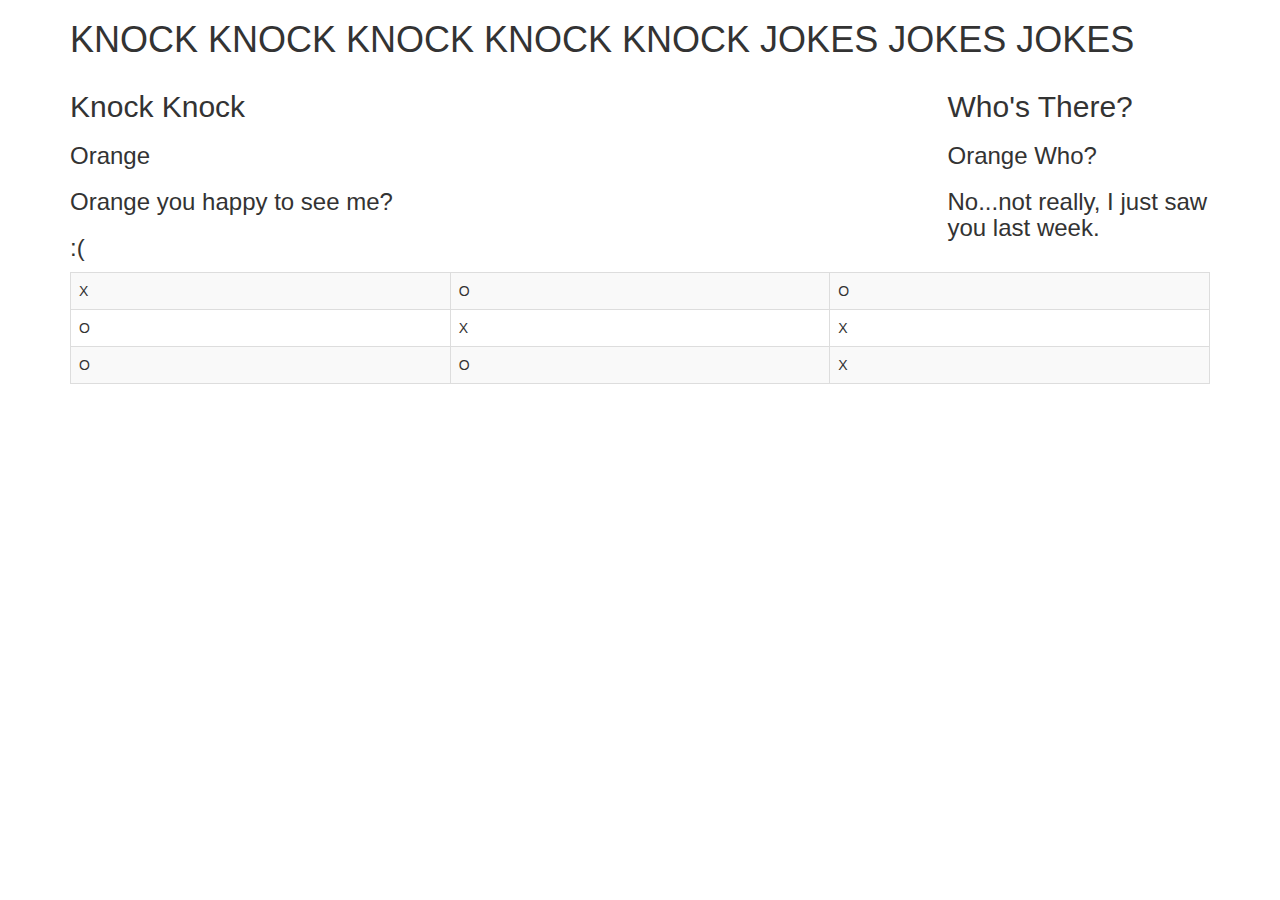
<file: Week 3.html>
<!DOCTYPE html>
<html>
<head>
  <title>Bootstrap Me</title>
  <meta charset="UTF-8">
  <link rel="stylesheet" href="http://maxcdn.bootstrapcdn.com/bootstrap/3.2.0/css/bootstrap.min.css">
  <script src="http://ajax.googleapis.com/ajax/libs/jquery/1.11.1/jquery.min.js"></script>
  <script src="http://maxcdn.bootstrapcdn.com/bootstrap/3.2.0/js/bootstrap.min.js"></script>
</head>
<body>
	<div class="container">
		<div class="row">
			<div class="col-md-12">	
				<h1>KNOCK KNOCK KNOCK KNOCK KNOCK JOKES JOKES JOKES</h1>	
			</div>			
		</div>
		<div class="row">
			<div class="col-md-9">
				<h2>Knock Knock</h2>
				<h3>Orange</h3>
				<h3>Orange you happy to see me?</h3>
				<h3>:(</h3>
			</div>
			<div class="col-md-3 hidden-xs">
				<h2>Who's There?</h2>
				<h3>Orange Who?</h3>
				<h3>No...not really, I just saw you last week.</h3>
			</div>
		</div>
		<table class="table table-striped table-bordered table-hover">
			<tr>
				<td>X</td>
				<td>O</td>
				<td>O</td>
			</tr>
			<tr>
				<td>O</td>
				<td>X</td>
				<td>X</td>											
			</tr>
			<tr>
				<td>O</td>
				<td>O</td>
				<td>X</td>											
			</tr>
		</table>	
		</div>
	</div>
</body>
</html>
</file>
<file: style.css>
body {
  font-family: "Times New Roman", Georgia, Serif;
  color: black;
  font-weight: 400;
  font-size: 16pt;
  background: url() no-repeat;
  background-size: cover;

}
#wrapper {
  width: 650px;
  margin: 40px auto;
}
</file>
<file: index.css>
body {
	font-family: 'Poiret One', cursive;
	background: url(pear_melba.png);
	background-size: cover;
	background-position: center center;
	background-attachment: fixed;
}

.col-md-7{
	background-color: rgba(250,250,250,0.7);
}

.col-md-3{
	background-color: rgba(250,250,250,0.7);
}

.nav nav-pills{
	background-color: rgba(250,250,250,0.7);
}
</file>
<file: appetizers.css>
body {
	font-family: 'Poiret One', cursive;
}
</file>
<file: recipes.css>
h1{
	font-size: 42px;
	font-style: italic;
}

h4{
	font-size: 30px;
	font-style: italic;
}

h5{
	color: green;
	font-size: 24px;
}

img#lucy{
	border: 3px white;
	border-radius:999999999999999px;
	float: right;
	height: 250px;
}

body {
	font-family: 'Dosis';
	background: url(cheval-burger.jpg);
	background-size: cover;
	background-position: center center;
	background-attachment: fixed;
}

p, li{
	line-height: 26px;
}

a:hover {
	color: black;
	font-size: 32px;
}

div#wrapper {
	background-color: rgba(250,250,250,0.7);
	width: 960px;
	margin: 20px auto;
	padding: 20px;
}

th{
	font-size: 20px;
	font-color: white;
	font-style: italic;
}
</file>
